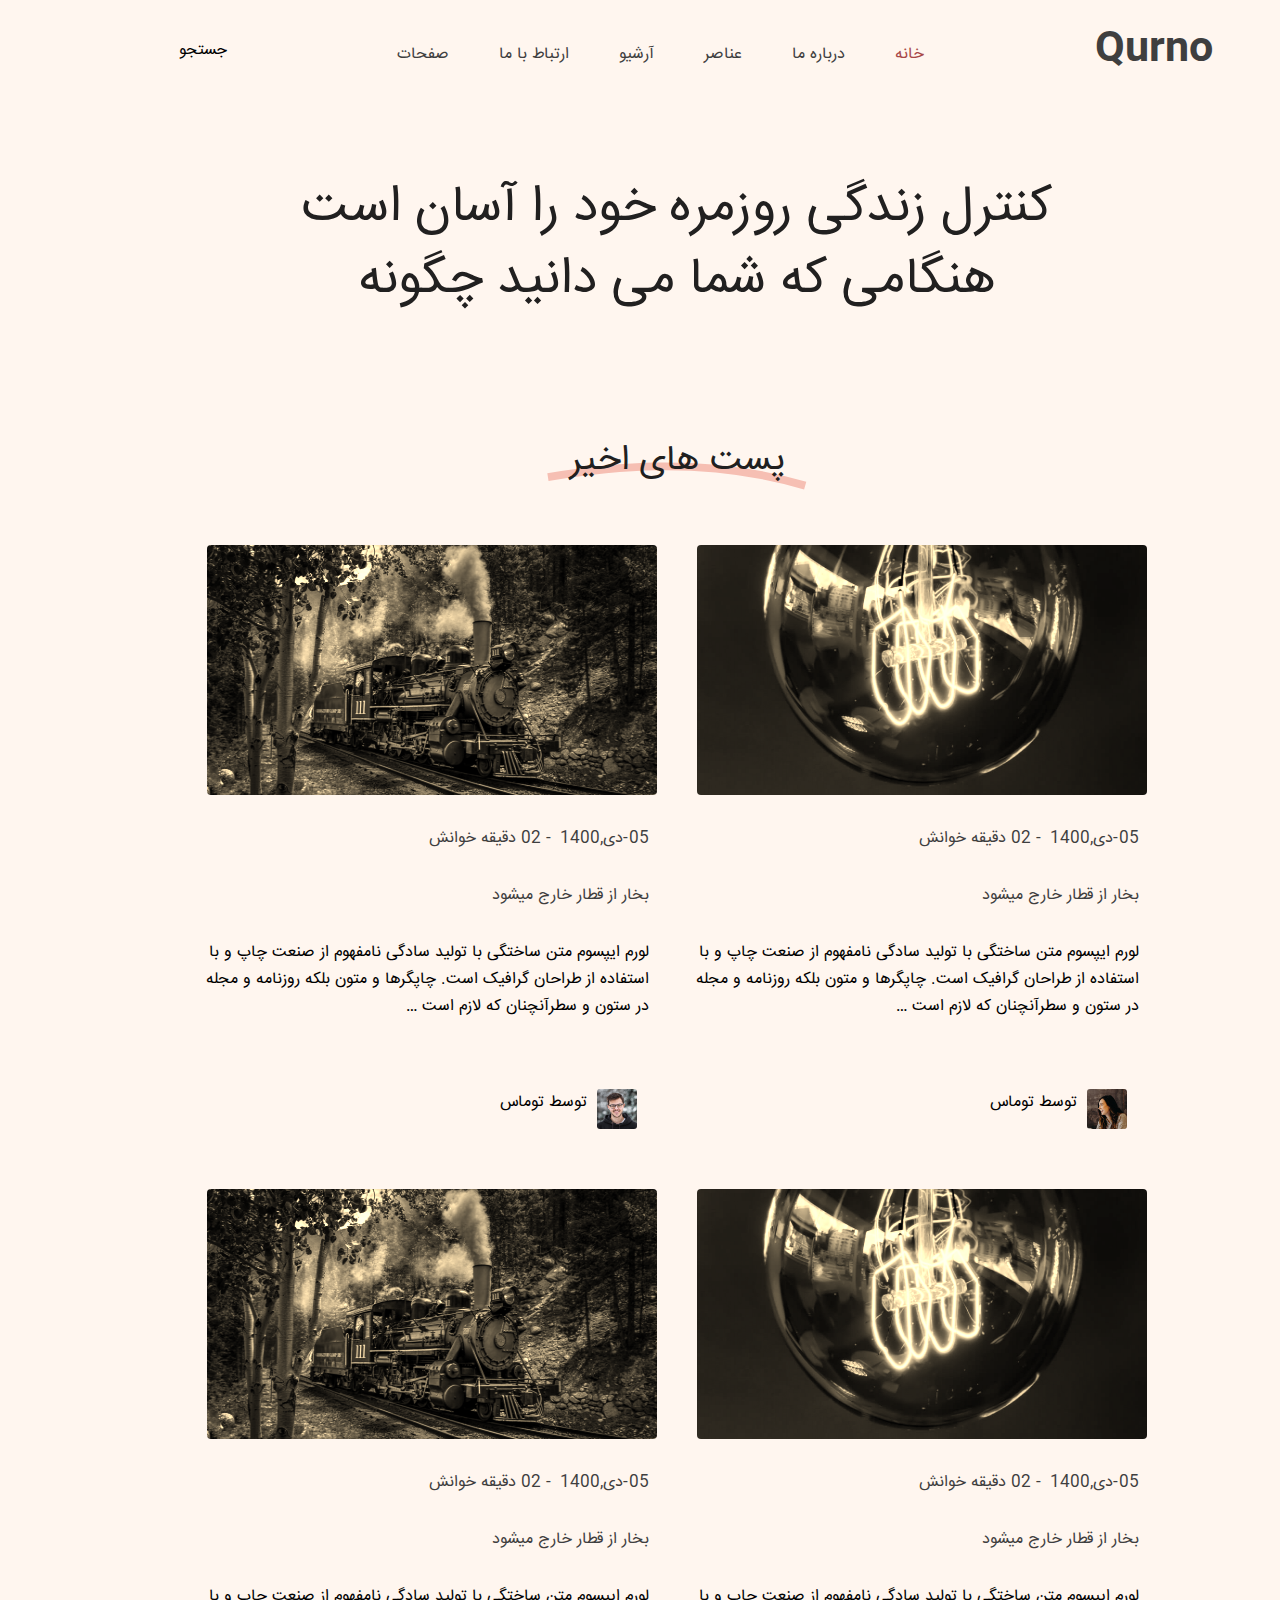
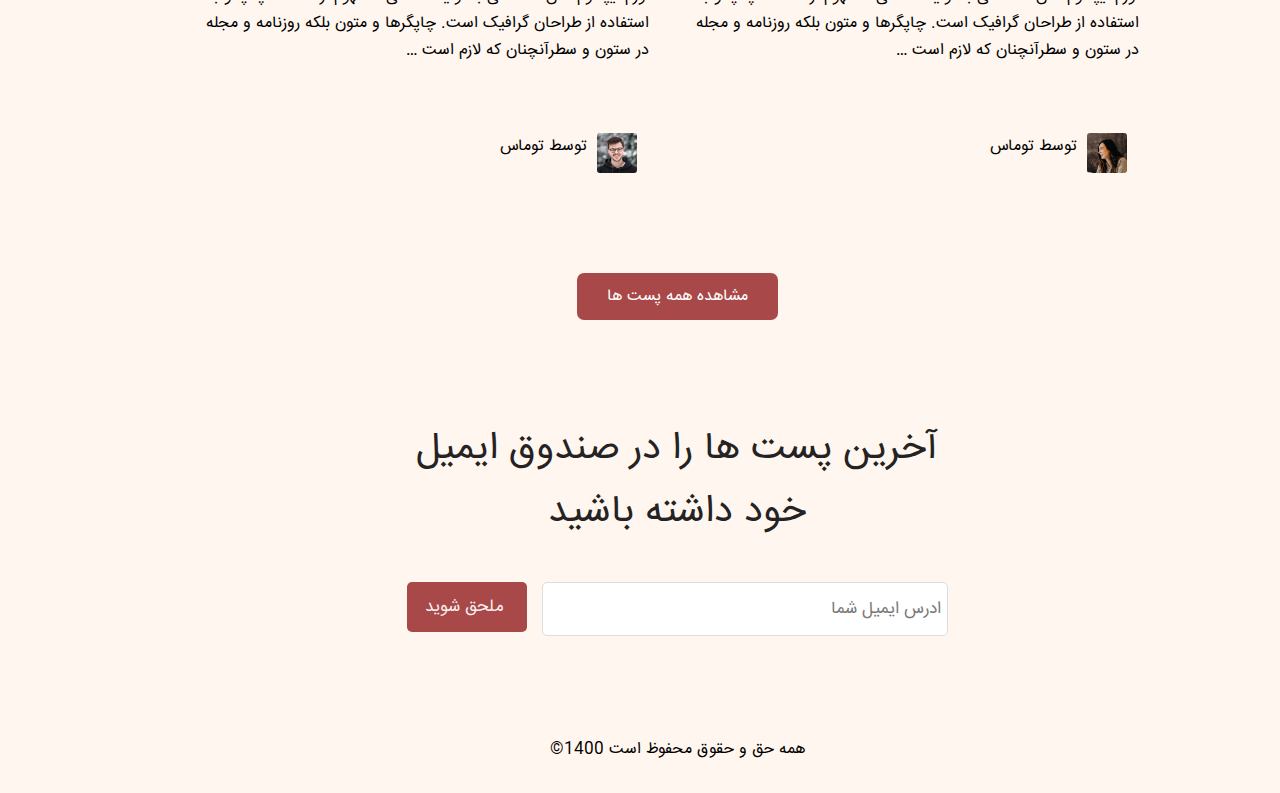
<file: index.html>
<!DOCTYPE html>
<html lang="en">
<head>
  <meta charset="UTF-8">
  <meta http-equiv="X-UA-Compatible" content="IE=edge">
  <meta name="viewport" content="width=device-width, initial-scale=1.0">
  <link
  rel="stylesheet"
  href="https://cdnjs.cloudflare.com/ajax/libs/font-awesome/6.1.1/css/all.min.css"
  integrity="sha512-KfkfwYDsLkIlwQp6LFnl8zNdLGxu9YAA1QvwINks4PhcElQSvqcyVLLD9aMhXd13uQjoXtEKNosOWaZqXgel0g=="
  crossorigin="anonymous"
  referrerpolicy="no-referrer"
  />
  <link rel="stylesheet" href="./src/styles/styles.css" />
  <title>qurno</title>
</head>
<body>
     <header>
      <div class="top-header">
        <div class="logo"> <a href="./index.html">Qurno</a></div>
        <div class="navbar">
          <nav class="nav-content">
            <ul class="nav-content-list">
              <li><a class="active" href="./index.html">خانه</a></li>
              <li><a href="#">درباره ما</a></li>
              <li><a href="#">عناصر</a></li>
              <li><a href="#">آرشیو</a></li>
              <li><a href="#">ارتباط با ما</a></li>
              <li class="last-li-hover">
                <a href="#" class="arrow"
                >صفحات<i class="fas fa-angle-down"></i>
              </a>
            </li>
          </ul>
          <div class="submenue ">
            <li><a href="./author.html">نویسندگان</a>
            </li>
            <li><a href="#">دسته بندی ها</a></li>
            <li><a href="#">برجسب ها</a> </li>
            <li><a href="#">قوانین</a></li>
          </div>
        </nav>
      </div>
      <div class="search-Box">
        <p>جستجو</p> 
        <i class="fas fa-search"></i>
      </div>
      <div class="main-menue-left">
        <div class="res-menue">
          <i class="fas fas fa-align-justify"></i>
        </div>
        <div class="menue-left">
          <ul>
          <li><a href="./index.html">خانه</a></li>
          <li><a href="#">عناصر</a></li>
          <li><a href="#">ارشیو</a></li>
          <li><a href="#">ارتباط با ما</a></li>
          <li class="menue-down"><i class="fas fa-angle-down"></i><a href="#">صفحات</a>
          <ul class="menue-down-list ">
            <li><a href="./author.html">نویسندگان</a></li>
            <li><a href="">دسته بندی ها</a></li>
            <li><a href="">برچسب ها</a></li>
            <li><a href="">قوانین</a></li>
          </ul>
          </li>
          </ul>
        </div>
      </div>
      </div>
      <h1>
        کنترل زندگی روزمره خود را آسان است <br />
        هنگامی که شما می دانید چگونه
      </h1>
    </header>
    <main>
      <section>
        <p class="text-top">پست های اخیر</p>
        <div class="main-box">
          <a href="./post.html">
            <div class="box">
            <img src="./src/img/03.jpg" alt="" class="img-top-box" />
            <div class="date-text"><span> 05-دی,1400</span><span> - 02 دقیقه خوانش</span></div>
            <div class="title-box"><a href="">بخار از قطار خارج میشود</a></div>
            <div class="text-box">
              لورم ایپسوم متن ساختگی با تولید سادگی نامفهوم از صنعت چاپ و با استفاده از طراحان گرافیک است. چاپگرها و متون بلکه روزنامه و مجله در ستون و سطرآنچنان که لازم است …
            </div>
            <div class="text-autor"><img src="./src/img/emma-hazel.jpg" alt="" class="img-autor"><span>توسط توماس</span></div>
          </div></a>
          <a href="#">
            <div class="box">
            <img src="./src/img/02.jpg" alt="" class="img-top-box" />
            <div class="date-text"><span> 05-دی,1400</span><span> - 02 دقیقه خوانش</span></div>
            <div class="title-box"><a href="">بخار از قطار خارج میشود</a></div>
            <div class="text-box">
              لورم ایپسوم متن ساختگی با تولید سادگی نامفهوم از صنعت چاپ و با استفاده از طراحان گرافیک است. چاپگرها و متون بلکه روزنامه و مجله در ستون و سطرآنچنان که لازم است …
            </div>
            <div class="text-autor"><img src="./src/img/chris-impey.jpg" alt="" class="img-autor"><span>توسط توماس</span></div>
          </div></a>
          <a href="#">
            <div class="box">
            <img src="./src/img/03.jpg" alt="" class="img-top-box" />
            <div class="date-text"><span> 05-دی,1400</span><span> - 02 دقیقه خوانش</span></div>
            <div class="title-box"><a href="">بخار از قطار خارج میشود</a></div>
            <div class="text-box">
              لورم ایپسوم متن ساختگی با تولید سادگی نامفهوم از صنعت چاپ و با استفاده از طراحان گرافیک است. چاپگرها و متون بلکه روزنامه و مجله در ستون و سطرآنچنان که لازم است …
            </div>
            <div class="text-autor"><img src="./src/img/emma-hazel.jpg" alt="" class="img-autor"><span>توسط توماس</span></div>
          </div></a>
          <a href="#">
            <div class="box">
            <img src="./src/img/02.jpg" alt="" class="img-top-box" />
            <div class="date-text"><span> 05-دی,1400</span><span> - 02 دقیقه خوانش</span></div>
            <div class="title-box"><a href="">بخار از قطار خارج میشود</a></div>
            <div class="text-box">
              لورم ایپسوم متن ساختگی با تولید سادگی نامفهوم از صنعت چاپ و با استفاده از طراحان گرافیک است. چاپگرها و متون بلکه روزنامه و مجله در ستون و سطرآنچنان که لازم است …
            </div>
            <div class="text-autor"><img src="./src/img/chris-impey.jpg" alt="" class="img-autor"><span>توسط توماس</span></div>
          </div></a>
 
        </div>

        <div class="post-bottom"><a href="">مشاهده همه پست ها</a></div>
      </section>
      <section>
        <div class="section-bottom">
          <p class="text-gmail">آخرین پست ها را در صندوق ایمیل <br>خود داشته باشید</p>
          <form action="submit">
            <div class="input-main">
              <input type="email" name="" id="email" placeholder="ادرس ایمیل شما">
              <div class="button-input">
                <button><i class="fas fa-user"></i>ملحق شوید</button>
              </div>
            </div>
          </form>
        </div>

      </section>

    </main>
    <footer>
      <div class="footer">
        <span>همه حق و حقوق محفوظ است 1400©</span> 
      </div>
    </footer>
    <script src="./src/js/main.js"></script>
  </body>
</html>
</file>
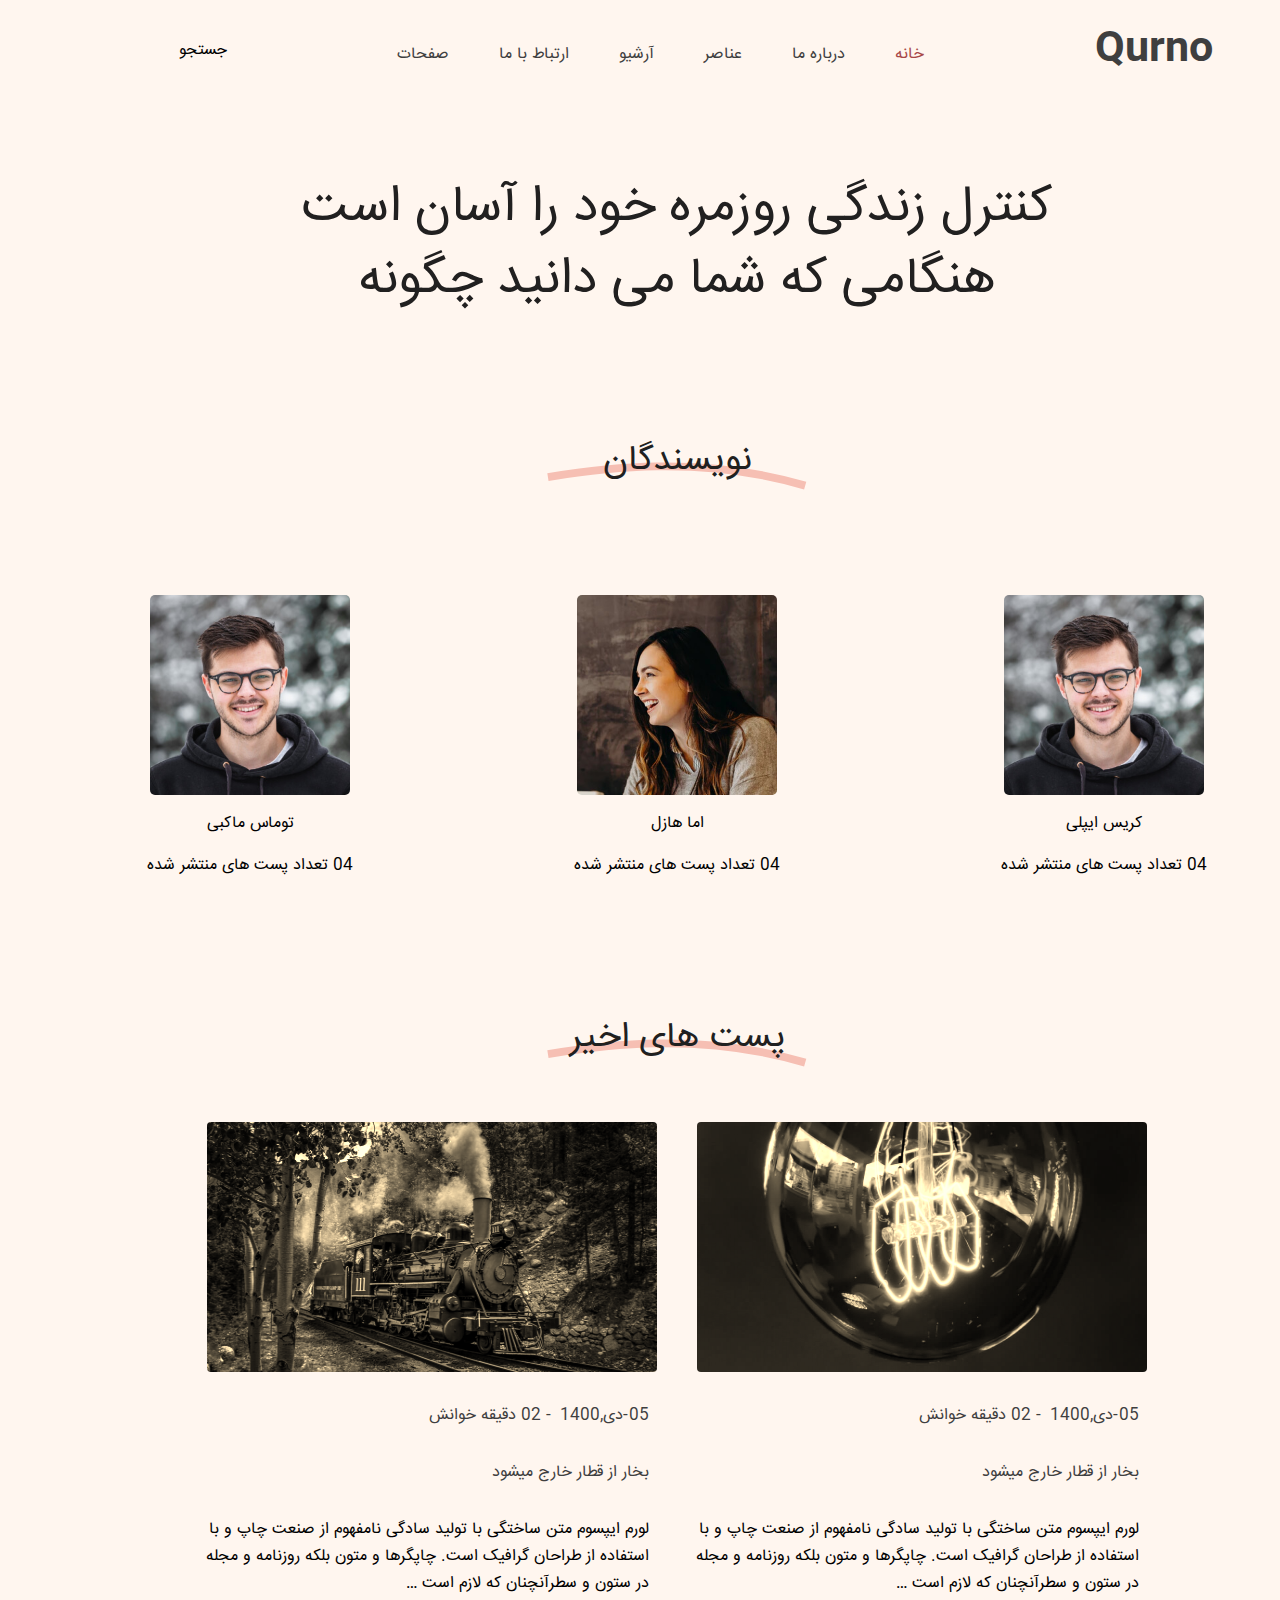
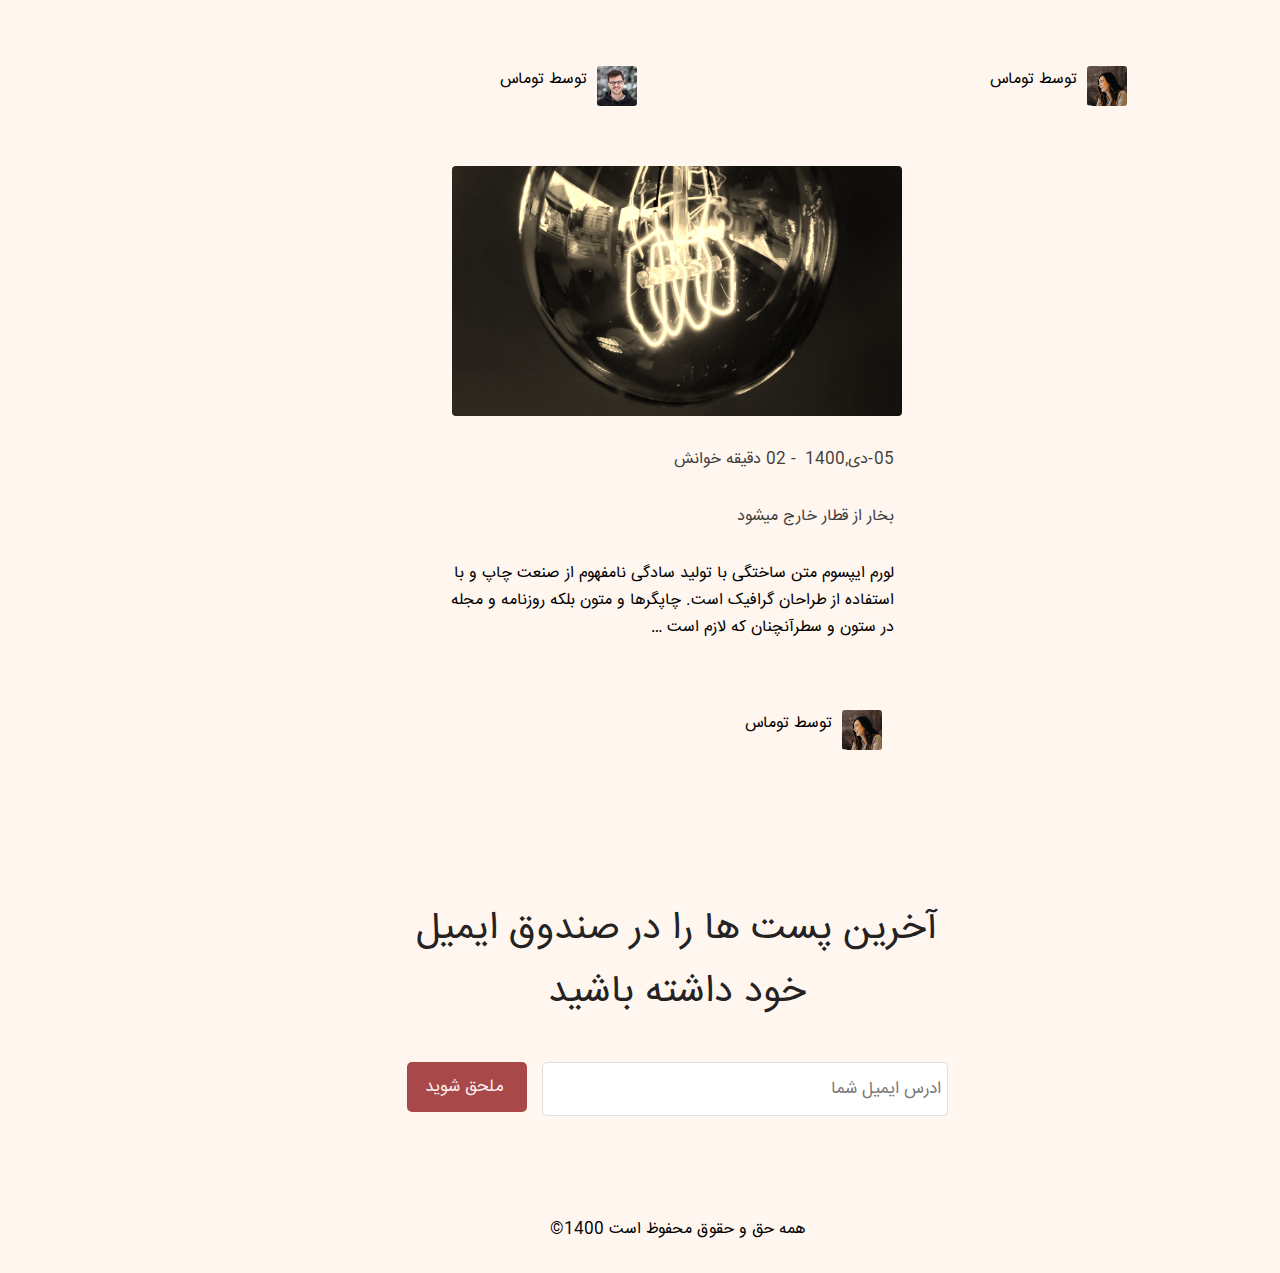
<file: author.html>
<!DOCTYPE html>
<html lang="en">
<head>
  <meta charset="UTF-8">
  <meta http-equiv="X-UA-Compatible" content="IE=edge">
  <meta name="viewport" content="width=device-width, initial-scale=1.0">
  <link
  rel="stylesheet"
  href="https://cdnjs.cloudflare.com/ajax/libs/font-awesome/6.1.1/css/all.min.css"
  integrity="sha512-KfkfwYDsLkIlwQp6LFnl8zNdLGxu9YAA1QvwINks4PhcElQSvqcyVLLD9aMhXd13uQjoXtEKNosOWaZqXgel0g=="
  crossorigin="anonymous"
  referrerpolicy="no-referrer"
  />
  <link rel="stylesheet" href="./src/styles/styles.css" />
  <title>نویسنده</title>
</head>
<body>
  <header>
    <div class="top-header">
      <div class="logo"> <a href="./index.html">Qurno</a></div>
      <div class="navbar">
        <nav class="nav-content">
          <ul>
            <li><a class="active" href="./index.html">خانه</a></li>
            <li><a href="#">درباره ما</a></li>
            <li><a href="#">عناصر</a></li>
            <li><a href="#">آرشیو</a></li>
            <li><a href="#">ارتباط با ما</a></li>
             <li class="last-li-hover">
              <a href="#" class="arrow"
              >صفحات<i class="fas fa-angle-down"></i>
            </a>
          </li>
        </ul>
        <div class="submenue">
          <li><a href="./author.html">نویسندگان</a>
          </li>
          <li><a href="#">دسته بندی ها</a></li>
          <li><a href="#">برجسب ها</a> </li>
          <li><a href="#">قوانین</a></li>
        </div>
      </nav>
    </div>
    <div class="search-Box">
      <p>جستجو</p> 
      <i class="fas fa-search"></i>
    </div>
    <div class="main-menue-left">
      <div class="res-menue">
        <i class="fas fas fa-align-justify"></i>
      </div>
      <div class="menue-left">
        <ul>
        <li><a href="./index.html">خانه</a></li>
        <li><a href="#">عناصر</a></li>
        <li><a href="#">ارشیو</a></li>
        <li><a href="#">ارتباط با ما</a></li>
        <li class="menue-down"><i class="fas fa-angle-down"></i><a href="#">صفحات</a>
        <ul class="menue-down-list">
          <li><a href="./author.html">نویسندگان</a></li>
          <li><a href="">دسته بندی ها</a></li>
          <li><a href="">برچسب ها</a></li>
          <li><a href="">قوانین</a></li>
        </ul>
        </li>
        </ul>
      </div>
    </div>
    </div>
    <h1>
      کنترل زندگی روزمره خود را آسان است <br />
      هنگامی که شما می دانید چگونه
    </h1>
  </header>
<main>
  <section>
    <p class="text-top">نویسندگان</p>

     <div class="author-main">
      <div class="author-item"><img src="./src/img/chris-impey.jpg" alt=""><span>کریس ایپلی</span><span>04 تعداد پست های منتشر شده</span></div>
      <div class="author-item"><img src="./src/img/emma-hazel.jpg" alt=""><span>اما هازل</span><span>04 تعداد پست های منتشر شده</span></div>
      <div class="author-item"><img src="./src/img/chris-impey.jpg" alt=""><span>توماس ماکبی</span><span>04 تعداد پست های منتشر شده</span></div>
     </div>
     <p class="text-top">پست های اخیر</p>
     <div class="main-box">
       <a href="./post.html">
         <div class="box">
         <img src="./src/img/03.jpg" alt="" class="img-top-box" />
         <div class="date-text"><span> 05-دی,1400</span><span> - 02 دقیقه خوانش</span></div>
         <div class="title-box"><a href="">بخار از قطار خارج میشود</a></div>
         <div class="text-box">
           لورم ایپسوم متن ساختگی با تولید سادگی نامفهوم از صنعت چاپ و با استفاده از طراحان گرافیک است. چاپگرها و متون بلکه روزنامه و مجله در ستون و سطرآنچنان که لازم است …
         </div>
         <div class="text-autor"><img src="./src/img/emma-hazel.jpg" alt="" class="img-autor"><span>توسط توماس</span></div>
       </div></a>
       <a href="#">
         <div class="box">
         <img src="./src/img/02.jpg" alt="" class="img-top-box" />
         <div class="date-text"><span> 05-دی,1400</span><span> - 02 دقیقه خوانش</span></div>
         <div class="title-box"><a href="">بخار از قطار خارج میشود</a></div>
         <div class="text-box">
           لورم ایپسوم متن ساختگی با تولید سادگی نامفهوم از صنعت چاپ و با استفاده از طراحان گرافیک است. چاپگرها و متون بلکه روزنامه و مجله در ستون و سطرآنچنان که لازم است …
         </div>
         <div class="text-autor"><img src="./src/img/chris-impey.jpg" alt="" class="img-autor"><span>توسط توماس</span></div>
       </div></a>
       <a href="#">
         <div class="box">
         <img src="./src/img/03.jpg" alt="" class="img-top-box" />
         <div class="date-text"><span> 05-دی,1400</span><span> - 02 دقیقه خوانش</span></div>
         <div class="title-box"><a href="">بخار از قطار خارج میشود</a></div>
         <div class="text-box">
           لورم ایپسوم متن ساختگی با تولید سادگی نامفهوم از صنعت چاپ و با استفاده از طراحان گرافیک است. چاپگرها و متون بلکه روزنامه و مجله در ستون و سطرآنچنان که لازم است …
         </div>
         <div class="text-autor"><img src="./src/img/emma-hazel.jpg" alt="" class="img-autor"><span>توسط توماس</span></div>
       </div></a>


     </div>
     <div class="section-bottom">
       <p class="text-gmail">آخرین پست ها را در صندوق ایمیل <br>خود داشته باشید</p>
       <form action="submit">
         <div class="input-main">
           <input type="email" name="" id="email" placeholder="ادرس ایمیل شما">
           <div class="button-input">
             <button><i class="fas fa-user"></i>ملحق شوید</button>
           </div>
         </div>
       </form>
     </div>
  </section>
</main>
<footer>
  <div class="footer">
    <span>همه حق و حقوق محفوظ است 1400©</span> 
  </div>
</footer>
<script src="./src/js/main.js"></script>
</body>
</html>
</file>
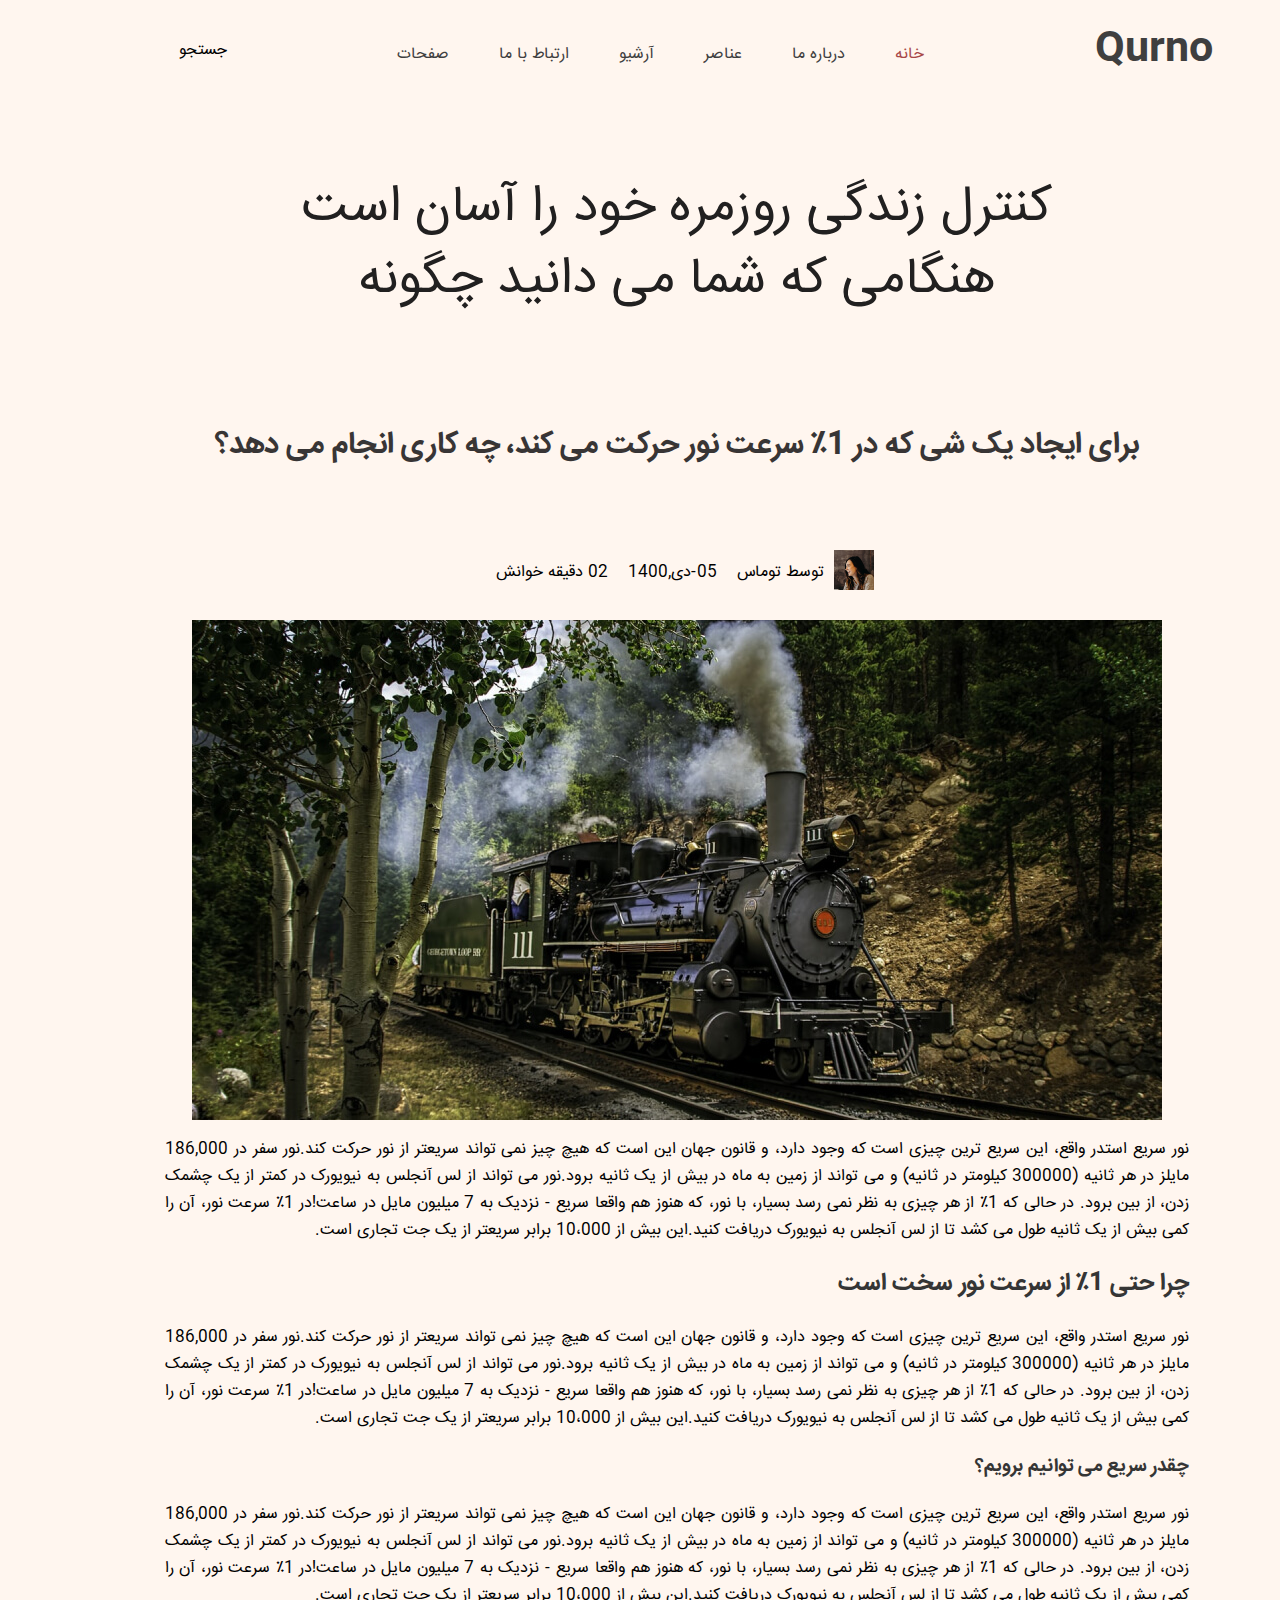
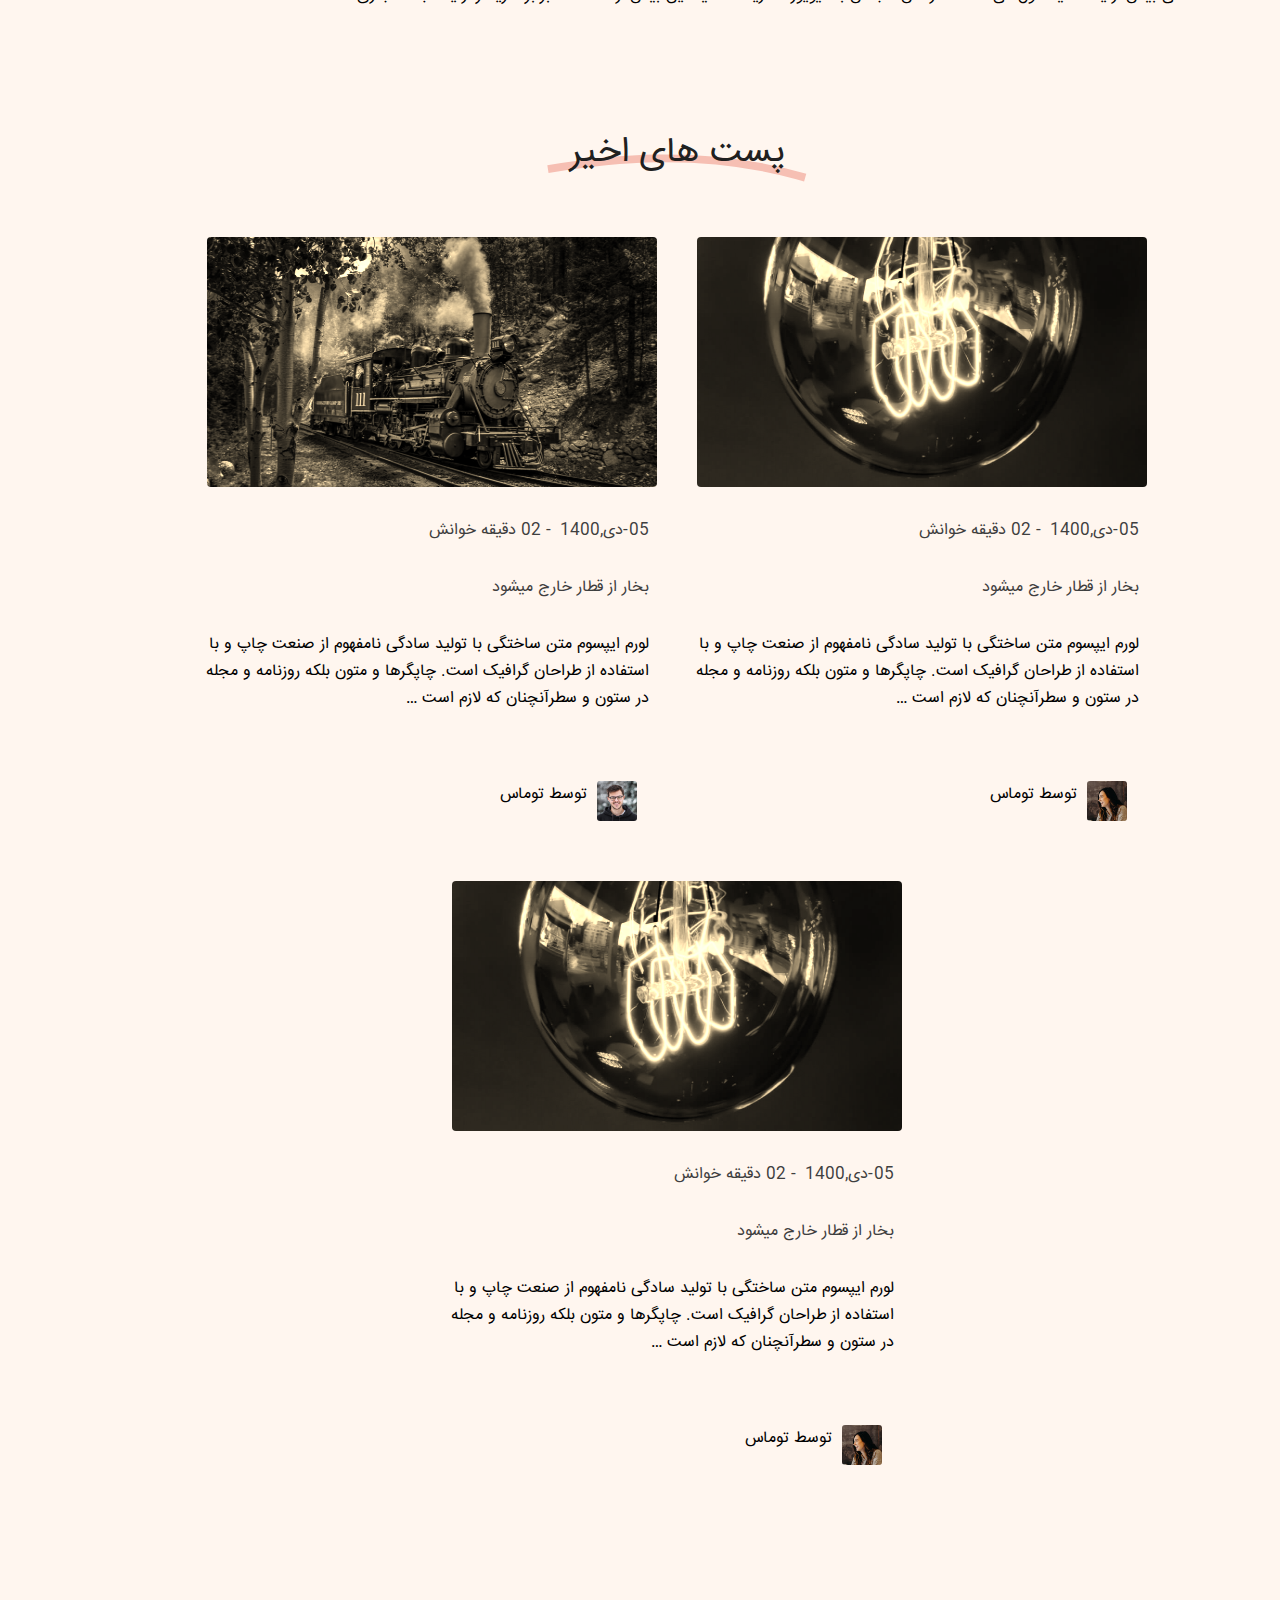
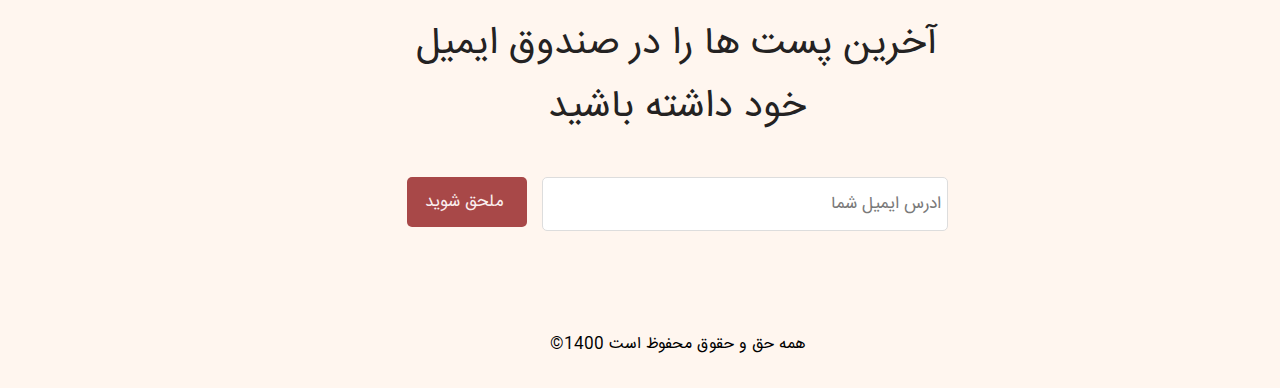
<file: post.html>
<!DOCTYPE html>
<html lang="en">
  <head>
    <meta charset="UTF-8" />
    <meta http-equiv="X-UA-Compatible" content="IE=edge" />
    <meta name="viewport" content="width=device-width, initial-scale=1.0" />
    <link
      rel="stylesheet"
      href="https://cdnjs.cloudflare.com/ajax/libs/font-awesome/6.1.1/css/all.min.css"
      integrity="sha512-KfkfwYDsLkIlwQp6LFnl8zNdLGxu9YAA1QvwINks4PhcElQSvqcyVLLD9aMhXd13uQjoXtEKNosOWaZqXgel0g=="
      crossorigin="anonymous"
      referrerpolicy="no-referrer"
    />
    <link rel="stylesheet" href="./src/styles/styles.css" />
    <title>پست</title>
  </head>
  <body>
    <header>
      <div class="top-header">
        <div class="logo"> <a href="./index.html">Qurno</a></div>
        <div class="navbar">
          <nav class="nav-content">
            <ul>
              <li><a class="active" href="./index.html">خانه</a></li>
              <li><a href="#">درباره ما</a></li>
              <li><a href="#">عناصر</a></li>
              <li><a href="#">آرشیو</a></li>
              <li><a href="#">ارتباط با ما</a></li>
               <li class="last-li-hover">
                <a href="#" class="arrow"
                >صفحات<i class="fas fa-angle-down"></i>
              </a>
            </li>
          </ul>
          <div class="submenue">
            <li><a href="./author.html">نویسندگان</a>
            </li>
            <li><a href="#">دسته بندی ها</a></li>
            <li><a href="#">برجسب ها</a> </li>
            <li><a href="#">قوانین</a></li>
          </div>
        </nav>
      </div>
      <div class="search-Box">
        <p>جستجو</p> 
        <i class="fas fa-search"></i>
      </div>
      <div class="main-menue-left">
        <div class="res-menue">
          <i class="fas fas fa-align-justify"></i>
        </div>
        <div class="menue-left">
          <ul>
          <li><a href="./index.html">خانه</a></li>
          <li><a href="#">عناصر</a></li>
          <li><a href="#">ارشیو</a></li>
          <li><a href="#">ارتباط با ما</a></li>
          <li class="menue-down"><i class="fas fa-angle-down"></i><a href="#">صفحات</a>
          <ul class="menue-down-list">
            <li><a href="./author.html">نویسندگان</a></li>
            <li><a href="">دسته بندی ها</a></li>
            <li><a href="">برچسب ها</a></li>
            <li><a href="">قوانین</a></li>
          </ul>
          </li>
          </ul>
        </div>
      </div>
      </div>
      <h1>
        کنترل زندگی روزمره خود را آسان است <br />
        هنگامی که شما می دانید چگونه
      </h1>
    </header>
    <main>
      <section>
        <div class="title-post">
          <h1>
            برای ایجاد یک شی که در 1٪ سرعت نور حرکت می کند، چه کاری انجام می
            دهد؟
          </h1>
        </div>
        <div class="post-autor-top">
          <img src="./src/img/emma-hazel.jpg" alt="" class="img-autor" /><span
            >توسط توماس</span
          >
          <span> 05-دی,1400</span><span>   02 دقیقه خوانش</span>
        </div>
        <div class="img-post">
          <img src="./src/img/02.jpg" alt="post" />
        </div>
        <div class="text-post">
          <p>
            نور سریع استدر واقع، این سریع ترین چیزی است که وجود دارد، و قانون
            جهان این است که هیچ چیز نمی تواند سریعتر از نور حرکت کند.نور سفر در
            186,000 مایلز در هر ثانیه (300000 کیلومتر در ثانیه) و می تواند از
            زمین به ماه در بیش از یک ثانیه برود.نور می تواند از لس آنجلس به
            نیویورک در کمتر از یک چشمک زدن، از بین برود. در حالی که 1٪ از هر
            چیزی به نظر نمی رسد بسیار، با نور، که هنوز هم واقعا سریع - نزدیک به
            7 میلیون مایل در ساعت!در 1٪ سرعت نور، آن را کمی بیش از یک ثانیه طول
            می کشد تا از لس آنجلس به نیویورک دریافت کنید.این بیش از 10،000 برابر
            سریعتر از یک جت تجاری است.
          </p>
          <h2>چرا حتی 1٪ از سرعت نور سخت است</h2>
          <p>
            نور سریع استدر واقع، این سریع ترین چیزی است که وجود دارد، و قانون
            جهان این است که هیچ چیز نمی تواند سریعتر از نور حرکت کند.نور سفر در
            186,000 مایلز در هر ثانیه (300000 کیلومتر در ثانیه) و می تواند از
            زمین به ماه در بیش از یک ثانیه برود.نور می تواند از لس آنجلس به
            نیویورک در کمتر از یک چشمک زدن، از بین برود. در حالی که 1٪ از هر
            چیزی به نظر نمی رسد بسیار، با نور، که هنوز هم واقعا سریع - نزدیک به
            7 میلیون مایل در ساعت!در 1٪ سرعت نور، آن را کمی بیش از یک ثانیه طول
            می کشد تا از لس آنجلس به نیویورک دریافت کنید.این بیش از 10،000 برابر
            سریعتر از یک جت تجاری است.
          </p>
          <h3>چقدر سریع می توانیم برویم؟</h3>
          <p>
            نور سریع استدر واقع، این سریع ترین چیزی است که وجود دارد، و قانون
            جهان این است که هیچ چیز نمی تواند سریعتر از نور حرکت کند.نور سفر در
            186,000 مایلز در هر ثانیه (300000 کیلومتر در ثانیه) و می تواند از
            زمین به ماه در بیش از یک ثانیه برود.نور می تواند از لس آنجلس به
            نیویورک در کمتر از یک چشمک زدن، از بین برود. در حالی که 1٪ از هر
            چیزی به نظر نمی رسد بسیار، با نور، که هنوز هم واقعا سریع - نزدیک به
            7 میلیون مایل در ساعت!در 1٪ سرعت نور، آن را کمی بیش از یک ثانیه طول
            می کشد تا از لس آنجلس به نیویورک دریافت کنید.این بیش از 10،000 برابر
            سریعتر از یک جت تجاری است.
          </p>
        </div>
        <p class="text-top">پست های اخیر</p>
        <div class="main-box">
          <a href="./post.html">
            <div class="box">
            <img src="./src/img/03.jpg" alt="" class="img-top-box" />
            <div class="date-text"><span> 05-دی,1400</span><span> - 02 دقیقه خوانش</span></div>
            <div class="title-box"><a href="">بخار از قطار خارج میشود</a></div>
            <div class="text-box">
              لورم ایپسوم متن ساختگی با تولید سادگی نامفهوم از صنعت چاپ و با استفاده از طراحان گرافیک است. چاپگرها و متون بلکه روزنامه و مجله در ستون و سطرآنچنان که لازم است …
            </div>
            <div class="text-autor"><img src="./src/img/emma-hazel.jpg" alt="" class="img-autor"><span>توسط توماس</span></div>
          </div></a>
          <a href="#">
            <div class="box">
            <img src="./src/img/02.jpg" alt="" class="img-top-box" />
            <div class="date-text"><span> 05-دی,1400</span><span> - 02 دقیقه خوانش</span></div>
            <div class="title-box"><a href="">بخار از قطار خارج میشود</a></div>
            <div class="text-box">
              لورم ایپسوم متن ساختگی با تولید سادگی نامفهوم از صنعت چاپ و با استفاده از طراحان گرافیک است. چاپگرها و متون بلکه روزنامه و مجله در ستون و سطرآنچنان که لازم است …
            </div>
            <div class="text-autor"><img src="./src/img/chris-impey.jpg" alt="" class="img-autor"><span>توسط توماس</span></div>
          </div></a>
          <a href="#">
            <div class="box">
            <img src="./src/img/03.jpg" alt="" class="img-top-box" />
            <div class="date-text"><span> 05-دی,1400</span><span> - 02 دقیقه خوانش</span></div>
            <div class="title-box"><a href="">بخار از قطار خارج میشود</a></div>
            <div class="text-box">
              لورم ایپسوم متن ساختگی با تولید سادگی نامفهوم از صنعت چاپ و با استفاده از طراحان گرافیک است. چاپگرها و متون بلکه روزنامه و مجله در ستون و سطرآنچنان که لازم است …
            </div>
            <div class="text-autor"><img src="./src/img/emma-hazel.jpg" alt="" class="img-autor"><span>توسط توماس</span></div>
          </div></a>
 
 
        </div>
        <div class="section-bottom">
          <p class="text-gmail">آخرین پست ها را در صندوق ایمیل <br>خود داشته باشید</p>
          <form action="submit">
            <div class="input-main">
              <input type="email" name="" id="email" placeholder="ادرس ایمیل شما">
              <div class="button-input">
                <button><i class="fas fa-user"></i>ملحق شوید</button>
              </div>
            </div>
          </form>
        </div>
      </section>
    </main>
    <footer>
      <div class="footer">
        <span>همه حق و حقوق محفوظ است 1400©</span>
      </div>
    </footer>
    <script src="./src/js/main.js"></script>
  </body>
</html>
</file>
<file: src/styles/styles.css>
@import url(./responsive.css);
 
:root {
  --primery-color: rgb(168, 72, 72);
}
body {
  position: relative;
  direction: rtl;
  max-width: 1940px;
  margin: 0;
  padding: 0;
  overflow-x: hidden;
  box-sizing: border-box;
  font-family: IRANSansWeb;
  background-color: #fff6ef;
  text-decoration: none;
}
header {
  padding-top: 32px 0 40px 0;
}
ul {
  display: flex;
  flex-direction: row;
  justify-content: center;
  list-style: none;
}
a {
  color: #3f3f3f;
  text-decoration: none;
}
.top-header {
   height: 100px;
  flex-basis: center;
  display: flex;
  justify-content: space-around;
}
.search-Box {
  width: 25%;
  height: 100px;
  font-size: 16px;
  display: flex;
  justify-content: center;
  align-items: center;
}
.search-Box i {
  cursor: pointer;
  color: #353535;
  margin-right: 7px;
  font-size: 14px;
}
.search-Box p {
  cursor: pointer;
}
/* .nav-content-list {
  position: relative;
} */
.nav-content ul li {
  margin: 25px 25px;
}
.arrow i {
  font-size: 15px;
  margin-right: 7px;
  vertical-align: -2px;
}
.active {
  color: var(--primery-color);
}
.logo {
  font-size: 40px;
  font-weight: 900;
  width: 25%;
  height: 100px;
  display: flex;
  justify-content: space-around;
  align-items: center;
}
header h1 {
  padding-top: 40px;
  line-height: 1.4;
  font-size: 51px;
  color: #212020;
  font-weight: 400;
  text-align: center;
}
.text-top {
  text-align: center;
  font-size: 35px;
  font-weight: 400;
  background-image: url("data:image/svg+xml,%3Csvg width='298' height='32' viewBox='0 0 298 32' fill='none' xmlns='http://www.w3.org/2000/svg'%3E%3Cpath d='M1 17.1944C62.6418 7.28318 174.478 -8.49028 296 27' stroke='%23F6BFB3' stroke-width='9'/%3E%3C/svg%3E%0A");
  background-repeat: no-repeat;
  background-position: bottom;
  background-size: 260px;
  padding-top: 80px;
  color: #202020;
}
.main-box {
  max-width: 100%;
  display: flex;
  flex-wrap: wrap;
  justify-content: center;
  cursor: pointer;
}
.main-box div {
  max-width: 450px;
  padding: 20px;
  text-align: center;
  display: flex;
  flex-direction: column;
}
.box {
  flex-basis: 50%;
}

.box .img-top-box {
  border-radius: 4px;
  max-width: 100%;
  height: 250px;
  filter: sepia();
  transition: transform 0.2s ease-in;
}
.box:hover img {
  transform: translateY(-4px);
  filter: none;
}
.box .date-text {
  padding: 0;
  display: flex;
  flex-direction: row;
  justify-content: start;
}
.box .date-text span {
  padding: 20px 8px 10px 0px;
}
.box .title-box {
  text-align: right;
  padding: 20px 8px 10px 0px;
}
.box .title-box a:hover {
  color: var(--primery-color) !important;
}
.box .text-box {
  width: 100%;
  height: 120px;
  overflow: hidden;
  text-overflow: ellipsis;
  text-align: right;
  padding: 20px 8px 10px 0px;
}
.main-box .box .text-autor {
  display: flex;
}
.text-autor {
  width: 100%;
  display: flex;
  flex-direction: row !important;
}
.text-autor .img-autor {
  width: 40px;
  height: 40px;
  border-radius: 3px;
}
.text-autor span {
  text-align: right;
  margin-right: 10px;
}
.post-bottom {
  padding-top: 70px;
  text-align: center;
}
.post-bottom a {
  color: #ffffff;
  background-color: var(--primery-color);
  padding: 10px 30px;
  border-radius: 7px;
}
.post-bottom a:hover {
  background-color: #3d2f5d;
}
.section-bottom {
  max-width: 100%;
  display: flex;
  flex-direction: column;
}
.text-gmail {
  text-align: center;
  font-size: 38px;
  color: rgb(36, 34, 34);
  padding-top: 70px;
}
.section-bottom form {
  max-width: 100%;
  display: flex;
  justify-content: center;
}
.input-main {
  display: flex;
}
.input-main input {
  background-color: rgb(255, 255, 255);
  border: 1px solid #ddd;
  height: 50px;
  min-width: 400px;
  border-radius: 5px;
}
.input-main input:focus {
  border: none;
  outline: none;
}
.input-main input::placeholder {
  padding-right: 4px;
  color: rgb(121, 121, 121);
  font-size: 17px;
  font-family: IRANSansWeb;
}
.button-input button {
  border: none;
  border-radius: 5px;
  color: rgb(250, 238, 238);
  font-size: 17px;
  font-family: IRANSansWeb;
  margin-right: 15px;
  width: 120px;
  height: 50px;
  cursor: pointer;
  background-color: var(--primery-color);
}
.button-input button:hover {
  background-color: #3d2f5d;
}
.button-input button i {
  margin-left: 5px;
  color: rgb(238, 195, 195);
  font-size: 17px;
}
.footer {
  padding-top: 100px;
  text-align: center;
  margin-bottom: 30px;
}

.nav-content .submenue {
  position: absolute;
  width: 128px;
  height: auto;
  top: 55px;
  left: -37px;
  display: flex;
  border-radius: 1px;
  flex-direction: column;
  justify-content: center;
  opacity: 0;
  background-color: rgb(228, 228, 228);
}
.submenue li {
  list-style: none;
  padding: 5px;
  height: auto;
}
.submenue li:hover {
  display: inline;
  background-color: rgb(243, 216, 216);
}

.post-section{
  max-width:100%;
}


/* post  */

.title-post{
padding-top:50px;
}
.title-post h1{
  font-size: 30px;
  text-align: center;
  color:rgb(56, 53, 53);
}
.img-post{
width:100%;
display: flex;
justify-content:center;
}
.img-post img{
  /* flex-basis: 100%; */
   max-width: 100%;
  padding-top: 20px;
  text-align: center;
}
.text-post{
  margin:auto;
   width:80%;
}
.text-post p{
  text-align:center;
  text-align: justify;
}
.post-autor-top{
  padding-top:60px;
  text-align:center;
  }
.post-autor-top img{
  margin-left: 10px;
  width:40px;
  height:40px;
   }
.post-autor-top span{
  vertical-align: 14px;
  margin-left: 15px;
 
    }
    h2,h3{
      color:rgb(53, 53, 53);
    }


    /* author */
.author-main{
   display: flex;
  padding-top: 70px;
  flex-wrap: wrap;
}
.author-main div{
  display: flex;
  justify-content:center;
  align-items: center;
  flex-basis: 33.3333333%;
 }
.author-item{
  display: flex;
  flex-direction: column;
}
.author-item span{
 margin-bottom: 15px;
}
.author-item img{
  width:200px;
  height:200px;
  border-radius: 5px;
  margin-bottom: 15px;
}
.res-menue{
  position:absolute;
  top:30px;
  left:-25px;
  color:#202020;
}
.res-menue i{
   color:#696969;
   font-size: 30px;
}
.main-menue-left{
  position: relative;
  display: none;
}
.main-menue-left .menue-left{
  display:none;
   width:100%;
  position:absolute;
  top:0px;
  left:-25px;
  width:110px;
  height:auto;
  padding: 20px;
  background-color:rgb(187 73 48);
   border-radius: 5px;
  z-index: 100;
  margin-left: 0;
}
.menue-left ul li a{
  color:rgb(233, 228, 228);

}
.menue-left ul{
  display: flex;
  flex-direction: column;
}
.menue-left ul li{
  margin-top: 10px;
  text-align: left;
}
.menue-down i {
  font-size:15px;
  color:rgb(233, 228, 228);
  margin-left: 6px;
  vertical-align:-3px;
}
 
.menue-down .menue-down-list {
  display: none;
   width:90px;
  border-radius:10px;
  position: absolute;
   left:0;
  background-color: rgb(187 73 48);
  flex-direction: column;
  padding-left: 20px;
  justify-content:center;
  align-items: center;
}
.active .menue-down-list {
display: flex;
}
.menue-down-list li{
  width: 100%;
 }

.menue-down-list li a{
  width:100%;
  text-align:left;
  color:rgb(233, 228, 228);
}


 










@font-face {
  font-family: IRANSansWeb;
  src: url(../src/fonts/IRANSansWeb_UltraLight.woff2) format("woff2"),
    url(../src/fonts/IRANSansWeb_UltraLight.woff) format("woff");
  font-weight: 200;
  font-style: normal;
}
@font-face {
  font-family: IRANSansWeb;
  src: url(../src/fonts/IRANSansWeb_Light.woff2) format("woff2"),
    url(../src/fonts/IRANSansWeb_Light.woff) format("woff");
  font-weight: 300;
  font-style: normal;
}
@font-face {
  font-family: IRANSansWeb;
  src: url(../../src/fonts/IRANSansWeb.woff) format("woff2"),
    url(../../src/fonts/IRANSansWeb.woff) format("woff");
  font-weight: 400;
  font-style: normal;
}
@font-face {
  font-family: IRANSansWeb;
  src: url(../../src/fonts/IRANSansWeb_Medium.woff2) format("woff2"),
    url(../../src/fonts/IRANSansWeb_Medium.woff) format("woff");
  font-weight: 500;
  font-style: normal;
}
@font-face {
  font-family: IRANSansWeb;
  src: url(../../src/fonts/IRANSansWeb_Bold.woff2) format("woff2"),
    url(../../src/fonts/IRANSansWeb_Bold.woff) format("woff");
  font-weight: 700;
  font-style: normal;
}
</file>
